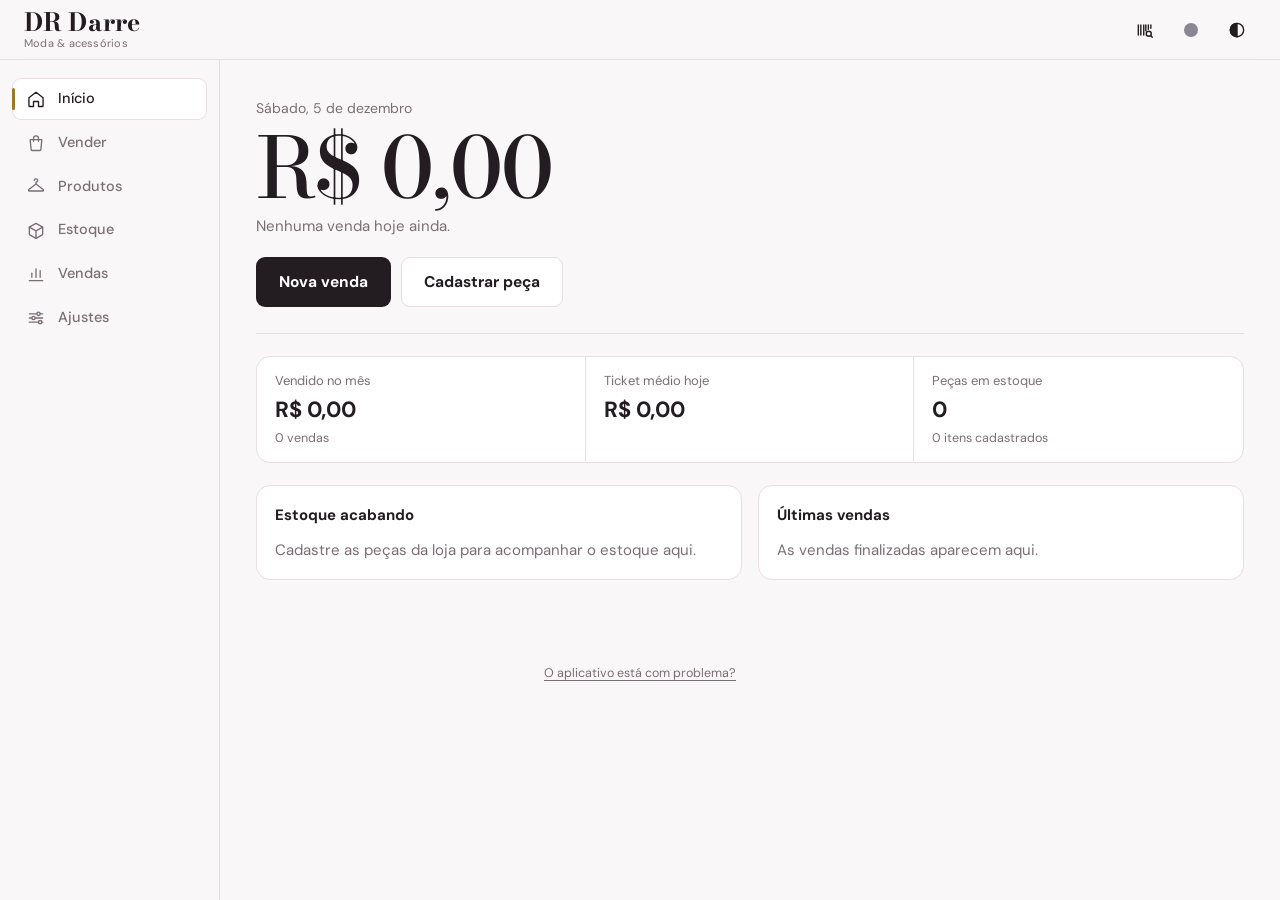
<file: index.html>
<!DOCTYPE html>
<html lang="pt-BR">
<head>
<meta charset="UTF-8">
<meta name="viewport" content="width=device-width, initial-scale=1, viewport-fit=cover">
<meta name="theme-color" content="#231C21">
<meta name="description" content="Vendas, estoque e etiquetas da loja DR Darre.">
<title>DR Darre – Sistema de vendas</title>
<link rel="manifest" href="manifest.webmanifest">
<link rel="icon" type="image/png" href="icons/favicon-64.png">
<link rel="apple-touch-icon" href="icons/apple-touch-icon.png">
<meta name="apple-mobile-web-app-capable" content="yes">
<meta name="mobile-web-app-capable" content="yes">
<meta name="apple-mobile-web-app-title" content="DR Darre">
<meta name="apple-mobile-web-app-status-bar-style" content="black-translucent">
<link rel="preload" href="fonts/dm-sans-latin-400-normal.woff2" as="font" type="font/woff2" crossorigin>
<link rel="preload" href="fonts/bodoni-moda-latin-500-normal.woff2" as="font" type="font/woff2" crossorigin>
<style id="page-style"></style>
<!-- css e js são pedidos com a hora, para o navegador nunca usar uma cópia velha guardada; sem internet o sw.js entrega a guardada -->
<script>document.write('<link rel="stylesheet" href="css/estilo.css?t='+Date.now()+'">')</script>
<noscript><link rel="stylesheet" href="css/estilo.css"></noscript>
</head>
<body>

<header class="topbar">
  <a class="brand" href="#inicio"><b id="brand-nome">DR Darre</b><small id="brand-sub">Moda &amp; acessórios</small></a>
  <span class="grow"></span>
  <button class="icon-btn" id="btn-consulta" type="button" aria-label="Consultar peça pelo código" title="Consultar peça (F3)">
    <svg viewBox="0 0 24 24" fill="none" stroke="currentColor" stroke-width="1.7" stroke-linecap="round"><path d="M4 6v12M7 6v12M10.5 6v12M13 6v7M16 6v5M19 6v4"/><circle cx="16.5" cy="16.5" r="3"/><path d="m18.7 18.7 2 2"/></svg>
  </button>
  <button class="sync" id="sync-pill" type="button" data-s="local"><i></i><span>Só neste aparelho</span></button>
  <button class="icon-btn" id="btn-tema" type="button" aria-label="Alternar tema claro ou escuro">
    <svg viewBox="0 0 24 24" fill="none" stroke="currentColor" stroke-width="1.7"><circle cx="12" cy="12" r="8"/><path d="M12 4a8 8 0 0 0 0 16z" fill="currentColor"/></svg>
  </button>
</header>

<nav class="nav" id="nav" aria-label="Seções">
  <button data-go="inicio"><svg viewBox="0 0 24 24"><path d="M3.5 10.5 12 4l8.5 6.5V20a1 1 0 0 1-1 1H15v-6H9v6H4.5a1 1 0 0 1-1-1z"/></svg><span>Início</span></button>
  <button data-go="vender"><svg viewBox="0 0 24 24"><path d="M5 8h14l-1.2 12.1a1 1 0 0 1-1 .9H7.2a1 1 0 0 1-1-.9z"/><path d="M9 10V6.5a3 3 0 0 1 6 0V10"/></svg><span>Vender</span></button>
  <button data-go="produtos"><svg viewBox="0 0 24 24"><path d="M10 5.5a2 2 0 1 1 2 2v2"/><path d="M12 9.5 3.4 16.3a1 1 0 0 0 .6 1.7h16a1 1 0 0 0 .6-1.7z"/></svg><span>Produtos</span></button>
  <button data-go="estoque"><svg viewBox="0 0 24 24"><path d="M4 8.5 12 4l8 4.5v9L12 22l-8-4.5z"/><path d="M4 8.5 12 13l8-4.5M12 13v9"/></svg><span>Estoque</span></button>
  <button data-go="vendas"><svg viewBox="0 0 24 24"><path d="M4 20h16"/><path d="M7 16v-5"/><path d="M12 16V6"/><path d="M17 16v-8"/></svg><span>Vendas</span></button>
  <button data-go="ajustes"><svg viewBox="0 0 24 24"><path d="M4 7h9M17 7h3M4 12h3M11 12h9M4 17h11M19 17h1"/><circle cx="15" cy="7" r="2"/><circle cx="9" cy="12" r="2"/><circle cx="17" cy="17" r="2"/></svg><span>Ajustes</span></button>
</nav>

<main class="shell">
  <section class="view" id="v-inicio"></section>

  <section class="view" id="v-vender" hidden>
    <div class="pdv">
      <div>
        <h1 class="h1">Nova venda</h1>
        <div class="search">
          <svg viewBox="0 0 24 24" fill="none" stroke="currentColor" stroke-width="1.8" stroke-linecap="round"><circle cx="11" cy="11" r="6.5"/><path d="m20 20-4.2-4.2"/></svg>
          <input id="busca" placeholder="Leia o código de barras ou busque a peça" autocomplete="off" autocapitalize="characters" spellcheck="false" enterkeyhint="done" aria-label="Buscar peça">
          <button class="icon-btn" id="btn-scan" type="button" aria-label="Ler etiqueta com a câmera" title="Ler com a câmera">
            <svg viewBox="0 0 24 24" fill="none" stroke="currentColor" stroke-width="1.7" stroke-linecap="round"><path d="M4 8V5.5A1.5 1.5 0 0 1 5.5 4H8M16 4h2.5A1.5 1.5 0 0 1 20 5.5V8M20 16v2.5a1.5 1.5 0 0 1-1.5 1.5H16M8 20H5.5A1.5 1.5 0 0 1 4 18.5V16M7 12h10"/></svg>
          </button>
          <div class="sugs" id="sugs" role="listbox" hidden></div>
        </div>
        <div id="cart"></div>
      </div>
      <aside class="panel pdv-side" aria-label="Fechamento da venda">
        <div class="row"><span>Subtotal</span><strong id="t-sub">R$ 0,00</strong></div>
        <div class="row"><span>Desconto</span>
          <div class="descbox"><input id="desc" inputmode="decimal" placeholder="0" aria-label="Desconto">
            <div class="seg" id="desc-tipo"><button type="button" data-v="%" aria-pressed="true">%</button><button type="button" data-v="R$" aria-pressed="false">R$</button></div>
          </div>
        </div>
        <div class="total"><span>Total</span><strong id="t-tot">R$ 0,00</strong></div>
        <span class="lbl">Forma de pagamento <span class="muted" style="font-weight:400">(pode escolher mais de uma)</span></span>
        <div class="chips" id="pgto">
          <button type="button" data-v="Pix" aria-pressed="false">Pix</button>
          <button type="button" data-v="Dinheiro" aria-pressed="false">Dinheiro</button>
          <button type="button" data-v="Débito" aria-pressed="false">Débito</button>
          <button type="button" data-v="Crédito" aria-pressed="false">Crédito</button>
        </div>
        <div id="pg-extra"></div>
        <span class="lbl">Vendedora</span>
        <div class="chips vend" id="vend"></div>
        <input id="vend-outro" placeholder="Nome de quem vendeu" autocomplete="off" hidden aria-label="Nome de quem vendeu">
        <details class="cli"><summary>Cliente <span class="muted">&nbsp;(opcional)</span></summary>
          <div><input id="cli-nome" list="dl-clientes" placeholder="Nome da cliente" autocomplete="off"><input id="cli-tel" inputmode="tel" placeholder="WhatsApp com DDD" autocomplete="off"></div>
        </details>
        <button class="btn primary lg block" id="btn-fin" type="button">Finalizar venda</button>
        <button class="link" id="btn-limpar" type="button">Limpar venda</button>
        <p class="kbd">F2 abre esta tela · Ctrl + Enter finaliza</p>
      </aside>
    </div>
  </section>

  <section class="view" id="v-produtos" hidden>
    <div class="vhead"><h1 class="h1">Produtos</h1><button class="btn primary" type="button" data-act="nova-peca">Nova peça</button></div>
    <div class="toolbar">
      <input id="p-busca" type="search" placeholder="Buscar por nome, código ou cor" aria-label="Buscar produtos">
      <select id="p-tipo" aria-label="Filtrar por tipo"></select>
      <label class="check"><input type="checkbox" id="p-baixo"> Só estoque baixo</label>
    </div>
    <div class="selbar" id="selbar" hidden><span id="sel-n" class="grow"></span><button class="btn ghost sm" type="button" data-act="sel-etq">Imprimir etiquetas</button><button class="link" type="button" data-act="sel-clear">Limpar</button></div>
    <p class="muted" id="p-resumo" style="font-size:13.5px;margin-bottom:8px"></p>
    <div id="plist"></div>
  </section>

  <section class="view" id="v-estoque" hidden>
    <div class="vhead"><h1 class="h1">Estoque</h1><button class="btn ghost" type="button" data-act="csv-mov">Exportar movimentações</button></div>
    <div class="consulta panel">
      <label for="cons-busca">Consultar peça</label>
      <div class="search">
        <svg viewBox="0 0 24 24" fill="none" stroke="currentColor" stroke-width="1.8" stroke-linecap="round"><circle cx="11" cy="11" r="6.5"/><path d="m20 20-4.2-4.2"/></svg>
        <input id="cons-busca" placeholder="Digite o código ou leia o código de barras" autocomplete="off" autocapitalize="characters" spellcheck="false" enterkeyhint="search">
        <button class="icon-btn" id="btn-scan-cons" type="button" aria-label="Ler etiqueta com a câmera" title="Ler com a câmera">
          <svg viewBox="0 0 24 24" fill="none" stroke="currentColor" stroke-width="1.7" stroke-linecap="round"><path d="M4 8V5.5A1.5 1.5 0 0 1 5.5 4H8M16 4h2.5A1.5 1.5 0 0 1 20 5.5V8M20 16v2.5a1.5 1.5 0 0 1-1.5 1.5H16M8 20H5.5A1.5 1.5 0 0 1 4 18.5V16M7 12h10"/></svg>
        </button>
      </div>
      <div id="cons-res"></div>
    </div>
    <div class="toolbar">
      <div class="seg" id="m-per">
        <button type="button" data-v="hoje" aria-pressed="false">Hoje</button>
        <button type="button" data-v="7" aria-pressed="false">7 dias</button>
        <button type="button" data-v="30" aria-pressed="true">30 dias</button>
        <button type="button" data-v="mes" aria-pressed="false">Este mês</button>
        <button type="button" data-v="per" aria-pressed="false">Período</button>
      </div>
      <input type="date" id="m-de" aria-label="De" hidden style="flex:0 1 160px">
      <input type="date" id="m-ate" aria-label="Até" hidden style="flex:0 1 160px">
      <select id="m-tipo" aria-label="Tipo de movimentação" style="flex:0 1 200px">
        <option value="">Entradas e saídas</option><option value="e">Só entradas</option><option value="s">Só saídas</option><option value="devolucao">Só devoluções</option>
      </select>
    </div>
    <div id="mres"></div>
  </section>

  <section class="view" id="v-vendas" hidden>
    <div class="vhead"><h1 class="h1">Vendas</h1><button class="btn ghost" type="button" data-act="csv-vendas">Exportar planilha</button></div>
    <div class="toolbar">
      <div class="seg" id="per">
        <button type="button" data-v="hoje" aria-pressed="true">Hoje</button>
        <button type="button" data-v="7" aria-pressed="false">7 dias</button>
        <button type="button" data-v="30" aria-pressed="false">30 dias</button>
        <button type="button" data-v="mes" aria-pressed="false">Este mês</button>
        <button type="button" data-v="per" aria-pressed="false">Período</button>
      </div>
      <input type="date" id="per-de" aria-label="De" hidden style="flex:0 1 160px">
      <input type="date" id="per-ate" aria-label="Até" hidden style="flex:0 1 160px">
      <select id="per-forma" aria-label="Forma de pagamento" style="flex:0 1 190px">
        <option value="">Todas as formas</option><option>Pix</option><option>Dinheiro</option><option>Débito</option><option>Crédito</option>
      </select>
      <select id="per-vend" aria-label="Vendedora" style="flex:0 1 190px"><option value="">Todas as vendedoras</option></select>
    </div>
    <div id="vres"></div>
  </section>

  <section class="view" id="v-ajustes" hidden></section>
</main>

<!-- Tela de socorro: funciona mesmo que o js/app.js falhe ou esteja desatualizado -->
<p style="text-align:center;margin:28px 0 0"><button type="button" id="socorro-abrir" style="font-size:12.5px;color:var(--muted);text-decoration:underline;text-underline-offset:3px;padding:8px">O aplicativo está com problema?</button></p>
<dialog id="socorro" style="max-width:min(460px,calc(100vw - 20px));width:100%;margin:auto;border:0;padding:0;background:transparent;color:var(--ink)">
  <div class="dlg-body">
    <header><h2>Socorro</h2><button class="x" type="button" id="socorro-fechar" aria-label="Fechar">×</button></header>
    <p id="socorro-msg" style="margin-bottom:6px">Se a tela está sem informações, seus dados continuam salvos neste aparelho. Use os botões abaixo.</p>
    <p class="muted" id="socorro-ver" style="font-size:13px;margin-bottom:14px"></p>
    <div style="display:grid;gap:10px">
      <button class="btn primary" type="button" id="socorro-atualizar">Atualizar aplicativo agora</button>
      <button class="btn ghost" type="button" id="socorro-compartilhar">Salvar backup (Drive, WhatsApp…)</button>
      <button class="btn ghost" type="button" id="socorro-baixar">Baixar backup no aparelho</button>
    </div>
    <p class="muted" id="socorro-status" style="font-size:13.5px;margin-top:12px;min-height:1.4em" role="status"></p>
    <p class="muted" style="font-size:12.5px;margin-top:6px">Não use "Limpar dados" do navegador: isso apaga as peças e vendas deste aparelho.</p>
  </div>
</dialog>
<script>
(function () {
  var dlg = document.getElementById('socorro'), st = document.getElementById('socorro-status');
  function dizer(t) { st.textContent = t; }
  function abrir(motivo) {
    try {
      if (motivo) document.getElementById('socorro-msg').textContent = motivo + ' Seus dados continuam salvos neste aparelho. Use os botões abaixo.';
      if (window.caches) caches.keys().then(function (ks) { var v = ks.filter(function (k) { return k.indexOf('prdarre-') === 0; })[0]; document.getElementById('socorro-ver').textContent = v ? 'Versão instalada: ' + v.replace('prdarre-', '') : ''; });
      if (!dlg.open) dlg.showModal();
    } catch (e) {}
  }
  window.drSocorro = abrir;
  document.getElementById('socorro-abrir').onclick = function () { abrir(); };
  document.getElementById('socorro-fechar').onclick = function () { dlg.close(); };

  // se o app não terminou de abrir em 6 segundos, ou deu erro antes de abrir, a tela de socorro aparece sozinha
  setTimeout(function () { if (!window.__drOk) abrir('O aplicativo não terminou de abrir.'); }, 6000);
  window.addEventListener('error', function () { if (!window.__drOk) abrir('O aplicativo teve um erro ao abrir.'); });
  window.addEventListener('unhandledrejection', function () { if (!window.__drOk) abrir('O aplicativo teve um erro ao abrir.'); });

  // backup lendo direto do armazenamento do aparelho (mesmo banco que o aplicativo usa)
  function lerEstado() {
    return new Promise(function (res) {
      function reserva() { try { res(JSON.parse(localStorage.getItem('prd:state'))); } catch (e) { res(null); } }
      try {
        var r = indexedDB.open('prdarre', 1);
        r.onupgradeneeded = function () { r.result.createObjectStore('kv'); };   // igual ao aplicativo, para não criar o banco vazio
        r.onerror = reserva;
        r.onsuccess = function () {
          try {
            var q = r.result.transaction('kv').objectStore('kv').get('state');
            q.onsuccess = function () { r.result.close(); q.result ? res(q.result) : reserva(); };
            q.onerror = function () { r.result.close(); reserva(); };
          } catch (e) { reserva(); }
        };
      } catch (e) { reserva(); }
    });
  }
  function vals(o) { return o ? Object.keys(o).map(function (k) { return o[k]; }) : []; }
  function montar() {
    return lerEstado().then(function (s) {
      if (!s || !s.produtos) return null;
      var d = new Date(), z = function (n) { return (n < 10 ? '0' : '') + n; };
      var dia = d.getFullYear() + '-' + z(d.getMonth() + 1) + '-' + z(d.getDate());
      return { nome: 'backup-drdarre-' + dia + '.json', pecas: vals(s.produtos).length, vendas: vals(s.vendas).length,
        texto: JSON.stringify({ sistema: 'DR Darre', versao: 3, exportado: d.toISOString(), produtos: vals(s.produtos), vendas: vals(s.vendas), movs: vals(s.movs), config: (s.config && s.config.valor) || {} }) };
    });
  }
  function baixarArq(nome, texto) {
    var a = document.createElement('a'); a.href = URL.createObjectURL(new Blob([texto], { type: 'application/json' })); a.download = nome;
    document.body.appendChild(a); a.click(); a.remove(); setTimeout(function () { URL.revokeObjectURL(a.href); }, 2000);
  }
  document.getElementById('socorro-baixar').onclick = function () {
    dizer('Preparando o backup…');
    montar().then(function (b) {
      if (!b) return dizer('Não encontrei dados salvos neste aparelho.');
      baixarArq(b.nome, b.texto); dizer('Backup baixado (' + b.pecas + ' peças, ' + b.vendas + ' vendas). Veja na pasta Downloads.');
    });
  };
  document.getElementById('socorro-compartilhar').onclick = function () {
    dizer('Preparando o backup…');
    montar().then(function (b) {
      if (!b) return dizer('Não encontrei dados salvos neste aparelho.');
      var arq = new File([b.texto], b.nome.replace(/\.json$/, '.txt'), { type: 'text/plain' });   // o Chrome do Android só compartilha texto
      if (navigator.share && navigator.canShare && navigator.canShare({ files: [arq] })) {
        return navigator.share({ files: [arq], title: 'Backup DR Darre' }).then(function () { dizer('Backup enviado (' + b.pecas + ' peças, ' + b.vendas + ' vendas).'); },
          function (e) { if (e && e.name === 'AbortError') return dizer(''); baixarArq(b.nome, b.texto); dizer('Não abriu o compartilhamento. O backup foi baixado no aparelho.'); });
      }
      baixarArq(b.nome, b.texto); dizer('Este aparelho não abre o compartilhamento. O backup foi baixado no aparelho.');
    });
  };

  // atualização forçada: só apaga os arquivos guardados do aplicativo, nunca as peças e vendas
  document.getElementById('socorro-atualizar').onclick = function () {
    if (!navigator.onLine) return dizer('Sem internet. Conecte-se para baixar a versão nova.');
    dizer('Baixando a versão nova…');
    fetch('sw.js?x=' + Date.now(), { cache: 'no-store' }).then(function (r) {
      if (!r.ok) throw new Error(r.status);
      var p = Promise.resolve();
      if ('serviceWorker' in navigator) p = navigator.serviceWorker.getRegistrations().then(function (rs) { return Promise.all(rs.map(function (x) { return x.unregister(); })); });
      return p;
    }).then(function () {
      return window.caches ? caches.keys().then(function (ks) { return Promise.all(ks.map(function (k) { return caches.delete(k); })); }) : null;
    }).then(function () {
      return Promise.all(['./', 'index.html', 'css/estilo.css', 'js/app.js', 'vendor/qrcode.min.js', 'manifest.webmanifest', 'sw.js'].map(function (u) { return fetch(u, { cache: 'reload' }).catch(function () {}); }));
    }).then(function () {
      location.replace(location.pathname + '?v=' + Date.now() + location.hash);
    }, function () { dizer('Não consegui falar com o servidor. Nada foi alterado. Tente de novo com internet melhor.'); });
  };
})();
</script>


<dialog id="dlg"></dialog>
<dialog id="dlg-confirm"></dialog>
<div id="toasts" popover="manual"></div>
<div id="print"></div>
<datalist id="dl-tipos"></datalist>
<datalist id="dl-cores"></datalist>
<datalist id="dl-clientes"></datalist>

<script>document.write('<script src="js/app.js?t='+Date.now()+'"><\/script>')</script>
</body>
</html>
</file>
<file: css/estilo.css>
@font-face{font-family:"Bodoni Moda";font-style:normal;font-weight:500;font-display:swap;src:url("../fonts/bodoni-moda-latin-500-normal.woff2") format("woff2")}
@font-face{font-family:"Bodoni Moda";font-style:normal;font-weight:700;font-display:swap;src:url("../fonts/bodoni-moda-latin-700-normal.woff2") format("woff2")}
@font-face{font-family:"DM Sans";font-style:normal;font-weight:400;font-display:swap;src:url("../fonts/dm-sans-latin-400-normal.woff2") format("woff2")}
@font-face{font-family:"DM Sans";font-style:normal;font-weight:500;font-display:swap;src:url("../fonts/dm-sans-latin-500-normal.woff2") format("woff2")}
@font-face{font-family:"DM Sans";font-style:normal;font-weight:700;font-display:swap;src:url("../fonts/dm-sans-latin-700-normal.woff2") format("woff2")}
:root{
  --bg:#FAF7F8;--surface:#FFFFFF;--surface-2:#F4EEF0;--ink:#231C21;--muted:#7A6E75;--line:#E9DEE2;
  --gold:#9C7A26;--gold-soft:#F4EBD3;--rose-soft:#F7E8ED;
  --ok:#3F7D5C;--ok-soft:#E4F1E9;--bad:#B23A3A;--bad-soft:#F8E3E3;--warn:#9A5F0E;--warn-soft:#FBEFD9;
  --btn:#231C21;--btn-ink:#FFFFFF;
  --serif:"Bodoni Moda",Didot,"Bodoni 72","Bodoni MT","Times New Roman",serif;
  --sans:"DM Sans",system-ui,-apple-system,"Segoe UI",Roboto,Arial,sans-serif;
  --rail:220px;--top:60px;
  color-scheme:light;
}
@media (prefers-color-scheme:dark){:root:not([data-theme="light"]){
  --bg:#161217;--surface:#211B22;--surface-2:#2B232C;--ink:#F2EBEE;--muted:#A99CA4;--line:#3A2F3B;
  --gold:#D8B45A;--gold-soft:#3A301A;--rose-soft:#3A2630;
  --ok:#6FBF8F;--ok-soft:#1E3226;--bad:#E88383;--bad-soft:#3B2020;--warn:#E0A94F;--warn-soft:#3A2C16;
  --btn:#D8B45A;--btn-ink:#1A1418;color-scheme:dark}}
:root[data-theme="dark"]{
  --bg:#161217;--surface:#211B22;--surface-2:#2B232C;--ink:#F2EBEE;--muted:#A99CA4;--line:#3A2F3B;
  --gold:#D8B45A;--gold-soft:#3A301A;--rose-soft:#3A2630;
  --ok:#6FBF8F;--ok-soft:#1E3226;--bad:#E88383;--bad-soft:#3B2020;--warn:#E0A94F;--warn-soft:#3A2C16;
  --btn:#D8B45A;--btn-ink:#1A1418;color-scheme:dark}

*{box-sizing:border-box;margin:0;padding:0}
html{scroll-padding-top:calc(var(--top) + env(safe-area-inset-top,0px))}
body{font:15px/1.5 var(--sans);background:var(--bg);color:var(--ink);-webkit-font-smoothing:antialiased;min-height:100vh;
  padding-bottom:calc(72px + env(safe-area-inset-bottom,0px))}
button,input,select,textarea{font:inherit;color:inherit}
button{cursor:pointer;background:none;border:0}
a{color:inherit}
:focus-visible{outline:2px solid var(--gold);outline-offset:2px}
[hidden]{display:none!important}
.grow{flex:1}
.muted{color:var(--muted)}
.num{font-variant-numeric:tabular-nums}

/* ---------- topo e navegação ---------- */
.topbar{position:sticky;top:0;z-index:40;display:flex;align-items:center;gap:10px;height:calc(var(--top) + env(safe-area-inset-top,0px));
  padding:env(safe-area-inset-top,0px) 16px 0;background:color-mix(in srgb,var(--bg) 90%,transparent);backdrop-filter:blur(12px);-webkit-backdrop-filter:blur(12px);border-bottom:1px solid var(--line)}
.brand{text-decoration:none;display:flex;flex-direction:column;line-height:1;flex:0 1 auto;min-width:0;max-width:none;white-space:nowrap}
.brand b{font-family:var(--serif);font-size:clamp(18px,5.8vw,25px);font-weight:700;letter-spacing:.005em;overflow:hidden;text-overflow:ellipsis}
.brand small{font-size:clamp(10px,2.9vw,11px);color:var(--muted);margin-top:3px;letter-spacing:.02em;overflow:hidden;text-overflow:ellipsis}
.sync{position:relative;flex:none;display:inline-flex;align-items:center;justify-content:center;width:34px;height:34px;padding:0;border:0;border-radius:50%;background:transparent;cursor:pointer}
.sync i{width:14px;height:14px;border-radius:50%;background:#8A8794;flex:none}
.sync span{position:absolute;width:1px;height:1px;overflow:hidden;clip:rect(0 0 0 0);white-space:nowrap}
.sync[data-s="ok"] i{background:#22A559}
.sync[data-s="sync"] i,.sync[data-s="pend"] i{background:#22A559;animation:pulse 1s infinite}
.sync[data-s="offline"] i,.sync[data-s="erro"] i,.sync[data-s="login"] i{background:#D93636}
@keyframes pulse{50%{opacity:.25}}
@media (prefers-reduced-motion:reduce){.sync[data-s="sync"] i{animation:none}}
.icon-btn{display:inline-grid;place-items:center;width:38px;height:38px;border-radius:10px;color:var(--ink);flex:none}
.icon-btn:hover{background:var(--surface-2)}
.icon-btn svg{width:20px;height:20px}

.nav{position:fixed;left:0;right:0;bottom:0;z-index:35;display:grid;grid-template-columns:repeat(6,1fr);background:var(--surface);border-top:1px solid var(--line);padding-bottom:env(safe-area-inset-bottom,0px)}
.nav button{position:relative;display:flex;flex-direction:column;align-items:center;gap:2px;padding:9px 0 8px;font-size:11px;font-weight:500;color:var(--muted)}
.nav svg{width:23px;height:23px;fill:none;stroke:currentColor;stroke-width:1.6;stroke-linecap:round;stroke-linejoin:round}
.nav button[aria-current="page"]{color:var(--ink)}
.nav button[aria-current="page"]::before{content:"";position:absolute;top:-1px;left:30%;right:30%;height:2px;background:var(--gold);border-radius:2px}
.shell{max-width:1240px;margin:0 auto;padding:20px 16px 32px}
@media (min-width:900px){
  body{padding-bottom:0}
  .nav{top:calc(var(--top) + env(safe-area-inset-top,0px));bottom:0;right:auto;width:var(--rail);grid-template-columns:1fr;grid-auto-rows:min-content;gap:2px;border-top:0;border-right:1px solid var(--line);padding:18px 12px;background:var(--bg)}
  .nav button{flex-direction:row;gap:12px;padding:10px 14px;border-radius:9px;font-size:14.5px}
  .nav button:hover{background:var(--surface-2)}
  .nav button[aria-current="page"]{background:var(--surface);box-shadow:inset 0 0 0 1px var(--line)}
  .nav button[aria-current="page"]::before{top:10px;bottom:10px;left:0;right:auto;width:3px;height:auto}
  .nav svg{width:20px;height:20px}
  .shell{margin-left:var(--rail);padding:28px 36px 48px}
  .topbar{padding-left:24px;padding-right:24px}
}

/* ---------- blocos comuns ---------- */
.h1{font-family:var(--serif);font-weight:500;font-size:clamp(28px,4vw,38px);line-height:1.1;letter-spacing:-.005em}
h2{font-size:15px;font-weight:700;margin-bottom:12px}
.vhead{display:flex;align-items:center;gap:12px;flex-wrap:wrap;margin-bottom:18px}
.vhead .h1{flex:1}
.panel{background:var(--surface);border:1px solid var(--line);border-radius:14px;padding:18px}
.btn{display:inline-flex;align-items:center;justify-content:center;gap:8px;height:42px;padding:0 18px;border-radius:9px;font-weight:600;font-size:14.5px;text-decoration:none;white-space:nowrap;border:1px solid transparent;transition:background .15s,transform .05s}
.btn:active{transform:translateY(1px)}
.btn.primary{background:var(--btn);color:var(--btn-ink)}
.btn.primary:hover{filter:brightness(1.12)}
.btn.ghost{border-color:var(--line);background:var(--surface)}
.btn.ghost:hover{background:var(--surface-2)}
.btn.danger{background:var(--bad-soft);color:var(--bad)}
.btn.lg{height:50px;font-size:15.5px;padding:0 22px}
.btn.sm{height:34px;padding:0 12px;font-size:13.5px}
.btn.block{width:100%}
.btn:disabled{opacity:.5;cursor:not-allowed}
.link{color:var(--muted);text-decoration:underline;text-underline-offset:3px;font-size:13.5px;padding:6px 2px}
.link:hover{color:var(--ink)}
input,select,textarea{width:100%;height:44px;padding:0 12px;border:1px solid var(--line);border-radius:8px;background:var(--surface);outline:none;min-width:0}
textarea{height:auto;padding:10px 12px;resize:vertical;line-height:1.45}
input:focus,select:focus,textarea:focus{border-color:var(--gold);box-shadow:0 0 0 3px var(--gold-soft)}
label{display:flex;flex-direction:column;gap:5px;font-size:13px;font-weight:500;color:var(--muted)}
label em{font-style:normal;font-weight:400;opacity:.8}
label>input,label>select,label>textarea{color:var(--ink);font-size:15px;font-weight:400}
.fgrid{display:grid;grid-template-columns:repeat(auto-fill,minmax(180px,1fr));gap:12px}
.fgrid .span2{grid-column:span 2}
@media (max-width:520px){.fgrid{grid-template-columns:1fr 1fr}.fgrid .span2{grid-column:1/-1}}
.seg{display:inline-flex;background:var(--surface-2);border-radius:9px;padding:3px;gap:2px;flex-wrap:wrap}
.seg button{height:34px;padding:0 13px;border-radius:7px;font-size:13.5px;font-weight:500;color:var(--muted)}
.seg button[aria-pressed="true"]{background:var(--surface);color:var(--ink);box-shadow:0 1px 2px rgba(35,28,33,.12)}
.toolbar{display:flex;gap:10px;flex-wrap:wrap;align-items:center;margin-bottom:14px}
.toolbar>input[type="search"]{flex:1 1 240px}
.toolbar>select{flex:0 1 190px}
.check{flex-direction:row;align-items:center;gap:8px;font-size:14px;color:var(--ink);height:44px;padding:0 12px;border:1px solid var(--line);border-radius:8px;background:var(--surface);cursor:pointer;white-space:nowrap}
.check input{width:17px;height:17px;accent-color:var(--gold)}
.empty{padding:36px 16px;text-align:center;color:var(--muted)}
.empty strong{display:block;color:var(--ink);font-size:16px;margin-bottom:4px}
.meta{display:flex;flex-wrap:wrap;gap:4px 10px;font-size:13px;color:var(--muted)}
.code{font-variant-numeric:tabular-nums;letter-spacing:.02em}
.tag{display:inline-block;padding:1px 8px;border-radius:999px;font-size:12px;font-weight:600;background:var(--surface-2);color:var(--muted)}
.tag.bad{background:var(--bad-soft);color:var(--bad)}
.tag.warn{background:var(--warn-soft);color:var(--warn)}
.tag.ok{background:var(--ok-soft);color:var(--ok)}

/* ---------- início ---------- */
.hero{padding:10px 0 26px;border-bottom:1px solid var(--line);margin-bottom:22px}
.hero-date{color:var(--muted);font-size:14px}
.hero-num{font-family:var(--serif);font-weight:500;font-size:clamp(46px,10vw,84px);line-height:1.02;letter-spacing:-.02em;margin:6px 0 4px;font-variant-numeric:lining-nums}
.hero-cap{color:var(--muted);font-size:15px}
.hero-actions{display:flex;gap:10px;flex-wrap:wrap;margin-top:20px}
.stats{display:grid;grid-template-columns:repeat(auto-fit,minmax(170px,1fr));gap:0;margin-bottom:22px;border:1px solid var(--line);border-radius:14px;background:var(--surface);overflow:hidden}
.stats>div{padding:14px 18px;border-right:1px solid var(--line)}
.stats>div:last-child{border-right:0}
.stats span{display:block;font-size:13px;color:var(--muted)}
.stats strong{display:block;font-size:22px;font-weight:700;font-variant-numeric:tabular-nums;margin-top:2px}
.stats small{color:var(--muted);font-size:12.5px}
@media (max-width:560px){.stats>div{border-right:0;border-bottom:1px solid var(--line)}.stats>div:last-child{border-bottom:0}}
.two{display:grid;grid-template-columns:repeat(auto-fit,minmax(320px,1fr));gap:16px}
.mini{list-style:none}
.mini li{display:flex;align-items:center;gap:12px;padding:10px 0;border-top:1px solid var(--line)}
.mini li:first-child{border-top:0;padding-top:0}
.mini .grow{min-width:0}
.mini .grow strong{display:block;font-weight:600;overflow:hidden;text-overflow:ellipsis;white-space:nowrap}
.mini button.grow{text-align:left}

/* ---------- vender ---------- */
.pdv{display:grid;grid-template-columns:minmax(0,1fr) 380px;gap:22px;align-items:start}
@media (max-width:980px){.pdv{grid-template-columns:1fr}}
.search{position:relative;display:flex;align-items:center;gap:6px;margin:16px 0 14px;background:var(--surface);border:1px solid var(--line);border-radius:12px;padding:0 6px 0 14px}
.search:focus-within{border-color:var(--gold);box-shadow:0 0 0 3px var(--gold-soft)}
.search>svg{width:20px;height:20px;flex:none;color:var(--muted)}
.search input{border:0;box-shadow:none!important;outline:none!important;height:56px;font-size:17px;padding:0 6px;background:transparent}
.sugs{position:absolute;left:-1px;right:-1px;top:calc(100% + 6px);z-index:30;background:var(--surface);border:1px solid var(--line);border-radius:12px;box-shadow:0 12px 32px rgba(35,28,33,.16);overflow:hidden;max-height:60vh;overflow-y:auto}
.sug{display:grid;grid-template-columns:1fr auto;gap:2px 12px;width:100%;text-align:left;padding:11px 14px;border-top:1px solid var(--line)}
.sug:first-child{border-top:0}
.sug[aria-selected="true"],.sug:hover{background:var(--surface-2)}
.sug.zero{opacity:.55}
.sug strong{font-weight:600}
.sug .r{text-align:right;font-variant-numeric:tabular-nums}
.cart{list-style:none;background:var(--surface);border:1px solid var(--line);border-radius:14px;overflow:hidden}
.cart li{display:grid;grid-template-columns:minmax(0,1fr) auto auto 34px;gap:12px;align-items:center;padding:14px 12px 14px 16px;border-top:1px solid var(--line)}
.cart li:first-child{border-top:0}
.cart li strong{font-weight:600}
.ci-price{font-variant-numeric:tabular-nums;font-weight:700;min-width:84px;text-align:right}
.step{display:inline-flex;align-items:center;border:1px solid var(--line);border-radius:9px;overflow:hidden}
.step button{width:34px;height:34px;font-size:18px;line-height:1}
.step button:hover{background:var(--surface-2)}
.step span{min-width:26px;text-align:center;font-weight:600;font-variant-numeric:tabular-nums}
@media (max-width:520px){.cart li{grid-template-columns:minmax(0,1fr) auto 34px;grid-template-areas:"i i x" "s p p"}.cart li .ci-info{grid-area:i}.cart li .step{grid-area:s;justify-self:start}.cart li .ci-price{grid-area:p}.cart li .x{grid-area:x}}
.cart-empty{border:1.5px dashed var(--line);border-radius:14px}
.pdv-side{position:sticky;top:calc(var(--top) + 20px);display:flex;flex-direction:column;gap:12px}
.pdv-side .row{display:flex;justify-content:space-between;align-items:center;gap:10px}
.pdv-side .row strong{font-variant-numeric:tabular-nums}
.descbox{display:flex;gap:6px;align-items:center}
.descbox input{width:92px}
.descbox .seg{flex-wrap:nowrap}
.descbox input{height:38px;text-align:right}
.descbox .seg button{height:32px;padding:0 10px}
.total{display:flex;justify-content:space-between;align-items:baseline;padding:12px 0 6px;border-top:1px solid var(--line)}
.total span{font-weight:600}
.total strong{font-family:var(--serif);font-weight:500;font-size:40px;line-height:1;font-variant-numeric:lining-nums;letter-spacing:-.01em}
.lbl{font-size:13px;font-weight:600;color:var(--muted)}
.chips{display:grid;grid-template-columns:repeat(4,1fr);gap:6px}
.chips button{height:44px;border:1px solid var(--line);border-radius:9px;font-weight:600;font-size:14px;background:var(--surface)}
.chips button[aria-pressed="true"]{background:var(--ink);color:var(--bg);border-color:var(--ink)}
.chips.vend button{font-weight:500}
#vend-outro{height:40px}
.troco{display:flex;justify-content:space-between;font-weight:600;padding:2px 2px 0}
.troco.bad{color:var(--bad)}
#pg-extra{display:flex;flex-direction:column;gap:8px}
.pgl{background:var(--surface);border:1px solid var(--line);border-radius:12px;padding:10px 12px;display:flex;flex-direction:column;gap:8px}
.pgl-top{display:flex;justify-content:space-between;align-items:center;gap:10px;font-weight:600}
.pgl-top input{width:132px;text-align:right;font-weight:600;font-variant-numeric:tabular-nums}
.pgl-parc{width:100%}
.pg-status{padding:9px 12px;border-radius:9px;font-size:13.5px;font-weight:600}
.pg-status.ok{background:var(--ok-soft);color:var(--ok)}
.pg-status.bad{background:var(--bad-soft);color:var(--bad)}
details.cli{border:1px solid var(--line);border-radius:9px;padding:0 12px}
details.cli summary{cursor:pointer;height:42px;display:flex;align-items:center;font-size:14px;font-weight:500;list-style:none}
details.cli summary::after{content:"+";margin-left:auto;color:var(--muted);font-size:18px}
details.cli[open] summary::after{content:"−"}
details.cli div{display:grid;gap:8px;padding-bottom:12px}
.kbd{font-size:12px;color:var(--muted);text-align:center}
@media (pointer:coarse){.kbd{display:none}}
@media (display-mode:standalone){.topbar{-webkit-user-select:none;user-select:none}}

/* ---------- produtos ---------- */
.plist{background:var(--surface);border:1px solid var(--line);border-radius:14px;overflow:hidden}
.phead,.prow{display:grid;grid-template-columns:28px minmax(0,1fr) 110px 80px 40px;gap:12px;align-items:center;padding:10px 12px 10px 16px}
.phead{font-size:12.5px;color:var(--muted);font-weight:600;background:var(--surface-2)}
.prow{border-top:1px solid var(--line)}
.prow input[type="checkbox"]{width:18px;height:18px;accent-color:var(--gold)}
.pinfo{text-align:left;min-width:0;padding:2px 0}
.pinfo strong{display:block;font-weight:600;overflow:hidden;text-overflow:ellipsis;white-space:nowrap}
.pinfo:hover strong{text-decoration:underline;text-underline-offset:3px}
.pprice,.pqtd{text-align:right;font-variant-numeric:tabular-nums}
.pqtd{font-weight:700}
.pqtd small{font-weight:400;color:var(--muted)}
.prow.low .pqtd{color:var(--warn)}
.prow.zero .pqtd{color:var(--bad)}
@media (max-width:620px){.phead{display:none}.prow{grid-template-columns:24px minmax(0,1fr) auto 36px;grid-template-areas:"c i q e" "c p p e"}.prow>input{grid-area:c}.prow .pinfo{grid-area:i}.prow .pprice{grid-area:p;text-align:left;font-size:14px;color:var(--muted)}.prow .pqtd{grid-area:q}.prow .icon-btn{grid-area:e}}
.selbar{position:sticky;top:calc(var(--top) + 8px);z-index:20;display:flex;align-items:center;gap:12px;flex-wrap:wrap;padding:8px 8px 8px 16px;margin-bottom:12px;background:var(--ink);color:var(--bg);border-radius:12px}
.selbar .btn.ghost{background:transparent;color:var(--bg);border-color:color-mix(in srgb,var(--bg) 40%,transparent)}
.selbar .link{color:var(--bg);opacity:.8}
.grade{border:1px solid var(--line);border-radius:10px;padding:12px;margin-top:14px}
.grade legend{padding:0 6px;font-size:13px;font-weight:600;color:var(--muted)}
.grade-cells{display:grid;grid-template-columns:repeat(auto-fill,minmax(74px,1fr));gap:8px}
.gcell{align-items:center;gap:4px}
.gcell span{font-weight:700;color:var(--ink);font-size:14px}
.gcell input{text-align:center}

/* ---------- vendas ---------- */
.kpis{display:grid;grid-template-columns:repeat(auto-fit,minmax(150px,1fr));gap:12px;margin-bottom:16px}
.kpi{padding:14px 16px;border-radius:12px;background:var(--surface);border:1px solid var(--line)}
.kpi span{display:block;font-size:13px;color:var(--muted)}
.kpi strong{display:block;font-size:21px;font-weight:700;font-variant-numeric:tabular-nums;margin-top:2px}
.kpi.main{grid-column:span 2;background:var(--ink);color:var(--bg);border-color:var(--ink)}
.kpi.main span{color:color-mix(in srgb,var(--bg) 70%,transparent)}
.kpi.main strong{font-family:var(--serif);font-weight:500;font-size:38px;line-height:1.1}
@media (max-width:420px){.kpi.main{grid-column:1/-1}}
.charts{display:grid;grid-template-columns:minmax(0,1.6fr) minmax(0,1fr);gap:16px;margin-bottom:16px}
@media (max-width:900px){.charts{grid-template-columns:1fr}}
.bars{display:flex;align-items:flex-end;gap:3px;height:170px;padding-top:10px;overflow-x:auto}
.bar{flex:1 0 12px;display:flex;flex-direction:column;align-items:center;justify-content:flex-end;height:100%;gap:4px;min-width:12px}
.bar i{display:block;width:100%;max-width:34px;background:var(--gold);border-radius:4px 4px 1px 1px;min-height:2px}
.bar.zero i{background:var(--line)}
.bar small{font-size:10.5px;color:var(--muted);font-variant-numeric:tabular-nums}
.hbars{list-style:none;display:grid;gap:10px}
.hbars li{display:grid;grid-template-columns:1fr auto;gap:4px 10px;font-size:14px}
.hbars li b{font-variant-numeric:tabular-nums}
.hbars li div{grid-column:1/-1;height:8px;background:var(--surface-2);border-radius:4px;overflow:hidden}
.hbars li div i{display:block;height:100%;background:var(--ink);border-radius:4px}
.vlist{background:var(--surface);border:1px solid var(--line);border-radius:14px;overflow:hidden}
.vrow{display:grid;grid-template-columns:minmax(0,1fr) auto auto;gap:14px;align-items:center;width:100%;text-align:left;padding:12px 16px;border-top:1px solid var(--line)}
.vrow:first-child{border-top:0}
.vrow:hover{background:var(--surface-2)}
.vrow strong{font-weight:600}
.vrow .vt{font-weight:700;font-variant-numeric:tabular-nums;text-align:right;min-width:92px}
.vrow.cancel .vt{text-decoration:line-through;color:var(--muted)}
@media (max-width:560px){.vrow{grid-template-columns:minmax(0,1fr) auto;grid-template-areas:"i t" "i g";gap:4px 12px}.vrow>span:first-child{grid-area:i}.vrow>span:nth-child(2){grid-area:g;justify-self:end}.vrow .vt{grid-area:t;min-width:0}}

/* ---------- ajustes ---------- */
.aj-grid{display:grid;grid-template-columns:repeat(auto-fit,minmax(340px,1fr));gap:16px;align-items:start;margin-top:18px}
.aj-grid .wide{grid-column:1/-1}
.aj-grid p{color:var(--muted);font-size:14px;margin-bottom:12px}
.btns{display:flex;gap:8px;flex-wrap:wrap;margin-top:14px}
.cloud-state{display:flex;gap:12px;align-items:flex-start;padding:12px 14px;border-radius:10px;background:var(--surface-2);margin-bottom:14px}
.cloud-state.ok{background:var(--ok-soft)}
.cloud-state.bad{background:var(--bad-soft)}
.cloud-state b{display:block}
.cloud-state small{color:var(--muted)}
.steps{margin:6px 0 12px 20px;color:var(--ink);font-size:14px;display:grid;gap:6px}
details.how{margin-top:16px;border-top:1px solid var(--line);padding-top:12px}
details.how summary{cursor:pointer;font-weight:600;font-size:14px}
.sql{font:12px/1.5 ui-monospace,SFMono-Regular,Menlo,Consolas,monospace;height:180px;white-space:pre;overflow:auto}

/* ---------- diálogos, avisos ---------- */
dialog{border:0;padding:0;background:transparent;color:var(--ink);max-width:min(640px,calc(100vw - 20px));width:100%;margin:auto}
dialog::backdrop{background:rgba(22,18,23,.55);backdrop-filter:blur(2px)}
.dlg-body{background:var(--surface);border-radius:16px;padding:20px;max-height:calc(100dvh - 30px);overflow-y:auto;box-shadow:0 24px 60px rgba(0,0,0,.3)}
.dlg-body.sm{max-width:420px;margin:0 auto}
.dlg-body>header{display:flex;align-items:center;gap:10px;margin-bottom:16px}
.dlg-body>header h2{flex:1;margin:0;font-family:var(--serif);font-weight:500;font-size:26px}
.dlg-foot{display:flex;gap:8px;flex-wrap:wrap;align-items:center;margin-top:18px;padding-top:14px;border-top:1px solid var(--line)}
.x{font-size:24px;line-height:1;width:38px;height:38px;border-radius:10px;color:var(--muted)}
.x:hover{background:var(--surface-2);color:var(--ink)}
#toasts{position:fixed;inset:auto 0 calc(84px + env(safe-area-inset-bottom,0px)) 0;margin:0 auto;width:min(460px,calc(100vw - 24px));display:flex;flex-direction:column;gap:8px;z-index:100;border:0;padding:0;background:transparent;overflow:visible;pointer-events:none;height:auto}
@media (min-width:900px){#toasts{bottom:24px;left:var(--rail)}}
.toast{pointer-events:auto;display:flex;align-items:center;gap:12px;padding:12px 14px 12px 16px;border-radius:11px;background:var(--ink);color:var(--bg);font-size:14.5px;box-shadow:0 10px 30px rgba(0,0,0,.25);transition:opacity .3s,transform .3s}
.toast span{flex:1}
.toast.ok{border-left:4px solid var(--ok)}
.toast.bad{border-left:4px solid var(--bad)}
.toast.warn{border-left:4px solid var(--warn)}
.toast button{font-weight:700;color:var(--gold);white-space:nowrap}
.toast.out{opacity:0;transform:translateY(8px)}
.scan video{width:100%;border-radius:12px;background:#000;aspect-ratio:4/3;object-fit:cover}

/* recibo (tela e impressão) */
.rec{max-width:340px;margin:0 auto;font-size:14px}
.rec-brand{font-family:var(--serif);font-size:28px;font-weight:700;text-align:center;line-height:1.1}
.rec-sub{text-align:center;color:var(--muted);font-size:12px}
.rec-meta{text-align:center;color:var(--muted);font-size:13px;margin:10px 0 12px}
.rec-items{width:100%;border-collapse:collapse;border-top:1px dashed var(--line);border-bottom:1px dashed var(--line)}
.rec-items td{padding:7px 0;vertical-align:top}
.rec-items td:last-child{text-align:right;white-space:nowrap;font-variant-numeric:tabular-nums;padding-left:10px}
.rec-items small{color:var(--muted)}
.rec-tot{padding-top:8px;display:grid;gap:3px}
.rec-tot div{display:flex;justify-content:space-between;font-variant-numeric:tabular-nums}
.rec-tot .big{font-size:19px;font-weight:700;padding:4px 0}
.rec-cancel{margin-top:10px;text-align:center;font-weight:700;color:var(--bad)}
.rec-dev{margin-top:10px;text-align:center;font-size:12.5px;color:var(--warn)}
.rec-foot{text-align:center;color:var(--muted);font-size:12.5px;margin-top:12px}

/* ---------- impressão ---------- */
#print{display:none}
@media print{
  body{background:#fff!important;color:#000!important;padding:0!important}
  body>*:not(#print){display:none!important}
  #print{display:block}
  #print .rec{max-width:none;font-size:12px;color:#000}
  #print .rec-sub,#print .rec-meta,#print .rec-foot,#print .rec-items small{color:#000}
}

/* ---------- estoque e consulta ---------- */
.consulta{margin-bottom:18px}
.consulta>label{font-size:14px;font-weight:700;color:var(--ink)}
.consulta .search{margin:8px 0 12px}
.cons-dica{font-size:14px}
.cons-lista{border-top:1px solid var(--line);padding-top:10px}
.cons-card{border-top:1px solid var(--line);padding-top:16px}
.cons-head{display:flex;gap:16px;align-items:flex-start}
.cons-nome{display:block;font-family:var(--serif);font-weight:500;font-size:26px;line-height:1.15;margin-bottom:4px}
.cons-preco{font-family:var(--serif);font-weight:500;font-size:36px;line-height:1;font-variant-numeric:lining-nums;white-space:nowrap}
.cons-status{display:flex;flex-wrap:wrap;gap:6px 12px;align-items:center;margin-top:8px;font-size:13px}
@media (max-width:520px){.cons-head{flex-direction:column;gap:6px}.cons-preco{font-size:30px}}
.cons-h{font-size:14px;font-weight:700;margin:20px 0 8px}
.cons-vendas,.cons-movs{list-style:none}
.cons-vendas li{display:flex;gap:14px;align-items:flex-start;padding:11px 0;border-top:1px solid var(--line)}
.cons-vendas li:first-child{border-top:0}
.cons-vendas li>button{text-align:left;display:flex;flex-direction:column;gap:3px;align-items:flex-start;min-width:0}
.cons-vendas li>button:hover strong{text-decoration:underline;text-underline-offset:3px}
.cons-vendas li.cancel .cons-v b{text-decoration:line-through;color:var(--muted)}
.cons-v{display:flex;flex-direction:column;align-items:flex-end;text-align:right;flex:none}
.cons-v b{font-size:16px}
.cons-v small{font-size:12.5px}
.cons-v .link{padding:4px 0 0}
.cons-movs li{display:grid;grid-template-columns:140px minmax(0,1fr) auto;gap:10px;padding:6px 0;border-top:1px solid var(--line);font-size:13.5px}
.cons-movs li:first-child{border-top:0}
@media (max-width:520px){.cons-movs li{grid-template-columns:minmax(0,1fr) auto}.cons-movs li span:first-child{grid-column:1/-1;color:var(--muted);font-size:12.5px}}
.mais{color:var(--ok)}
.menos{color:var(--bad)}
.kpi small{display:block;font-size:12.5px}
.kpi.main small{color:color-mix(in srgb,var(--bg) 70%,transparent)}
.kpi.main strong{font-size:30px}
.tscroll{overflow-x:auto}
.ttab{width:100%;border-collapse:collapse;font-size:14px;font-variant-numeric:tabular-nums}
.ttab th{font-size:12.5px;font-weight:600;color:var(--muted);text-align:right;padding:0 0 8px 12px}
.ttab td{text-align:right;padding:8px 0 8px 12px;border-top:1px solid var(--line);white-space:nowrap}
.ttab th:first-child,.ttab td:first-child{text-align:left;padding-left:0}
.ttab tfoot td{font-weight:700;border-top:1.5px solid var(--ink)}
.mgrupo{font-size:13px;font-weight:600;color:var(--muted);margin:16px 0 6px}
.mrow{display:grid;grid-template-columns:92px minmax(0,1fr) 48px 96px;gap:12px;align-items:center;width:100%;text-align:left;padding:11px 16px;border-top:1px solid var(--line)}
.mrow:first-child{border-top:0}
.mrow:hover{background:var(--surface-2)}
.mrow strong{font-weight:600;display:block;overflow:hidden;text-overflow:ellipsis;white-space:nowrap}
.minfo{min-width:0}
.mq{text-align:right;font-size:16px;font-variant-numeric:tabular-nums}
.mv{text-align:right;font-variant-numeric:tabular-nums;color:var(--muted);font-size:14px}
.mrow.cancel .mq,.mrow.cancel .mv{color:var(--muted);text-decoration:line-through}
.mtag{justify-self:start;font-size:12px;font-weight:600;padding:2px 9px;border-radius:6px;background:var(--surface-2);color:var(--muted)}
.mtag.t-venda{background:var(--rose-soft);color:var(--ink)}
.mtag.t-devolucao{background:var(--warn-soft);color:var(--warn)}
.mtag.t-cadastro,.mtag.t-entrada{background:var(--ok-soft);color:var(--ok)}
@media (max-width:620px){.mrow{grid-template-columns:minmax(0,1fr) auto;grid-template-areas:"t q" "i v";gap:6px 12px;padding:11px 14px}.mrow>.mtag{grid-area:t}.mrow>.minfo{grid-area:i}.mrow>.mq{grid-area:q}.mrow>.mv{grid-area:v;align-self:end}}

/* ---------- etiquetas (prévia na tela e impressão) ---------- */
.etq-prev{display:grid;place-items:center;padding:18px;margin-bottom:14px;border-radius:12px;background:var(--surface-2)}
.etq-prev .etq{box-shadow:0 2px 10px rgba(0,0,0,.18)}
.etq{width:62mm;height:32mm;display:flex;flex-direction:column;padding:2mm 2.5mm 1.6mm;overflow:hidden;break-inside:avoid;background:#fff;color:#000;font-family:Arial,Helvetica,sans-serif;line-height:1.15}
.etqs.rolo .etq{width:50mm;height:30mm;padding:1.6mm 2mm 1.2mm}
.et-top{display:flex;justify-content:space-between;align-items:baseline;gap:2mm}
.etq .eb{font-family:var(--serif);font-size:8.5pt;font-weight:700;white-space:nowrap;overflow:hidden;text-overflow:ellipsis}
.etq .ep{font-size:12pt;font-weight:700;white-space:nowrap}
.et-nome{font-size:7.5pt;font-weight:700;white-space:nowrap;overflow:hidden;text-overflow:ellipsis;margin-top:.6mm}
.et-var{font-size:7pt;white-space:nowrap;overflow:hidden;text-overflow:ellipsis}
.et-bar{flex:1;min-height:7mm;margin-top:1mm;display:flex}
.barras{width:100%;height:100%;display:block}
.etq>.ec{text-align:center;font-size:8.5pt;font-weight:700;letter-spacing:.12em;margin-top:.5mm}
.etq.qr{flex-direction:row;align-items:center;gap:2mm}
.etq.qr img{width:23mm;height:23mm;flex:none}
.etqs.rolo .etq.qr img{width:21mm;height:21mm}
.et-col{display:flex;flex-direction:column;min-width:0;flex:1}
.et-col .et-top{flex-direction:column;align-items:flex-start;gap:0}
.et-col .ec{font-size:7pt;font-weight:700;letter-spacing:.06em;margin-top:.8mm}
@media print{
  .etqs.a4{display:grid;grid-template-columns:repeat(3,62mm);gap:3mm 4mm}
  .etqs.a4 .etq{outline:.2mm dashed #999}
  .etqs.rolo .etq{break-after:page}
  .etq{-webkit-print-color-adjust:exact;print-color-adjust:exact}
}
@media (max-width:400px){.topbar{gap:4px;padding-left:12px;padding-right:10px}}

@media (max-width:340px){.brand{max-width:none}}
/* etiquetas coloridas por forma de pagamento */
.tag.fp{color:#fff;font-weight:600}
.fp-pix{background:#0F6E56}.fp-din{background:#185FA5}.fp-deb{background:#534AB7}.fp-cre{background:#C2502A}
</file>
